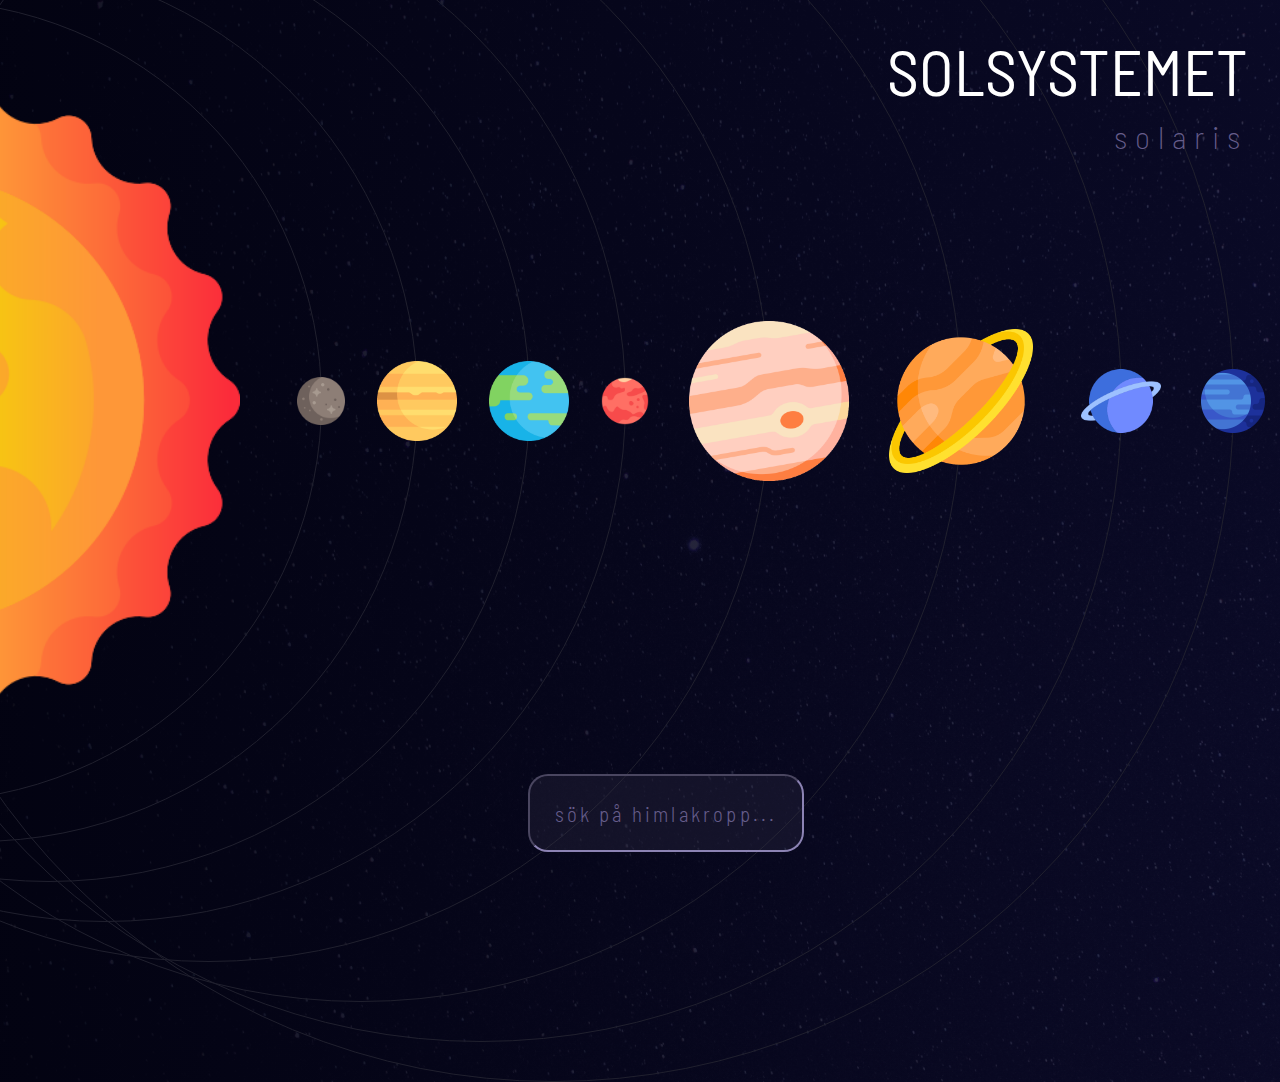
<file: index.html>
<!DOCTYPE html>
<html lang="en">

<head>
    <meta charset="UTF-8">
    <meta http-equiv="X-UA-Compatible" content="IE=edge">
    <meta name="viewport" content="width=device-width, initial-scale=1.0">
    <link rel="preconnect" href="https://fonts.googleapis.com">
    <link rel="preconnect" href="https://fonts.gstatic.com" crossorigin>
    <link
        href="https://fonts.googleapis.com/css2?family=Barlow+Semi+Condensed:ital,wght@0,100;0,200;0,300;0,400;0,500;0,600;0,700;0,800;0,900;1,100;1,200;1,300;1,400;1,500;1,600;1,700;1,800;1,900&display=swap"
        rel="stylesheet">
    <link rel="stylesheet" href="style.css">
    <title>S o l s y s t e m e t - S o l a r i s </title>
</head>

<body>

    <header>
        <h1 id="solsystemet">SOLSYSTEMET</h1>
        <h2 id="solaris">solaris</h2>
        <input id="search" type="text" value="" placeholder="sök på himlakropp..." autocomplete="off">
    </header>

    <main>
        <section id="planets">
            <article>
                <img class="sun-img" id="0" src="img/sun.png" alt="Solen">
            </article>

            <article id="orbit-1" class="orbit">
                <img class="mercury-img" id="1" src="img/mercury.png" alt="Merkurius">
            </article>

            <artile id="orbit-2" class="orbit">
                <img class="venus-img" id="2" src="img/venus.png" alt="Venus">
            </artile>

            <article id="orbit-3" class="orbit">
                <img class="earth-img" id="3" src="img/earth-2.png" alt="Jorden">
            </article>

            <article id="orbit-4">
                <img class="mars-img" id="4" src="img/mars.png" alt="Mars">
            </article>

            <arctile id="orbit-5">
                <img class="jupiter-img" id="5" src="img/jupiter.png" alt="Jupiter">
            </arctile>

            <article id="orbit-6">
                <img class="saturn-img" id="6" src="img/saturn.png" alt="Saturnus">
            </article>

            <article id="orbit-7">
                <img class="uranus-img" id="7" src="img/uranus.png" alt="Uranus">
            </article>

            <article id="orbit-8">
                <img class="neptune-img" id="8" src="img/neptune.png" alt="Neptunus">
            </article>

        </section>

    </main>

    <script src="main.js"></script>

</body>

</html>
</file>
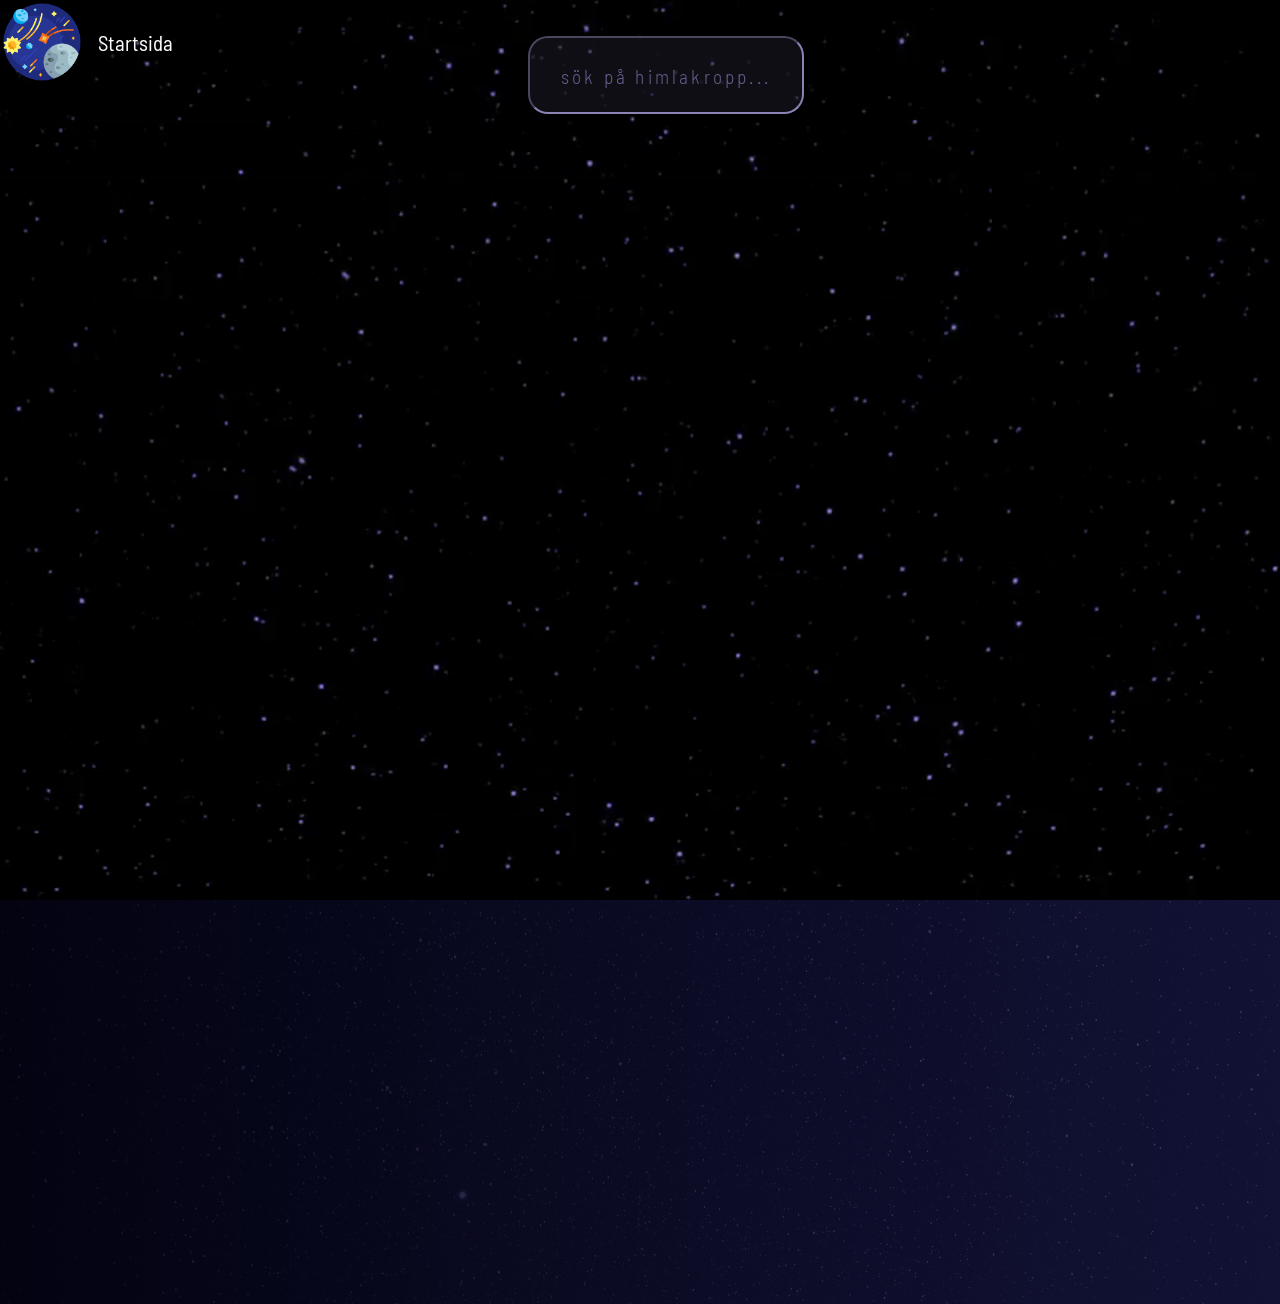
<file: searchPage.html>
<!DOCTYPE html>
<html lang="en">

<head>
    <meta charset="UTF-8">
    <meta http-equiv="X-UA-Compatible" content="IE=edge">
    <meta name="viewport" content="width=device-width, initial-scale=1.0">
    <link rel="preconnect" href="https://fonts.googleapis.com">
    <link rel="preconnect" href="https://fonts.gstatic.com" crossorigin>
    <link
        href="https://fonts.googleapis.com/css2?family=Barlow+Semi+Condensed:ital,wght@0,100;0,200;0,300;0,400;0,500;0,600;0,700;0,800;0,900;1,100;1,200;1,300;1,400;1,500;1,600;1,700;1,800;1,900&display=swap"
        rel="stylesheet">
    <link rel="stylesheet" href="searchPage.css">
    <title>S ö k r e s u l t a t</title>
</head>

<body>

    <video autoplay loop id="star-video">
        <source src="img/stars6.mp4" type="video/mp4">
    </video>

    <header>

        <section id="go-to-start-wrap">
            <img id="comet-img" src="img/comets.png" alt="">
            <input type="button" id="back-to-startpage" class="btn" value="Startsida"></input>
        </section>

    </header>

    <main>

        <input id="search" type="text" value="" placeholder="sök på himlakropp..." autocomplete="off">

        <p id="no-match"></p>

        <section id="planet-search-box">
            <section id="search-results-wrap"></section>
        </section>

        <section id="pagination-wrap">
            <div id="pagination"></div>
        </section>

    </main>

    <img id="alien" src="img/alien (1).png" alt="">



    <script src="searchPage.js"></script>

</body>

</html>
</file>
<file: style.css>
* {
    font-family: 'Barlow Semi Condensed', sans-serif;
}

body {
    background-image: linear-gradient(0.25turn, rgba(3, 3, 19, 0.931), rgb(16 16 59 / 80%)), url(img/jeremy-perkins-uhjiu8FjnsQ-unsplash.jpg);
    background-size: 150%;
    background-color: rgb(4, 4, 22);
    width: 100vw;
    height: 100vh;
    margin: 0;
    overflow: hidden;
    z-index: 1;
}

header {
    display: flex;
    flex-direction: column;
    justify-content: end;
    text-align: end;
}



/* H1 & H2 */
#solsystemet {
    margin: 2rem 2rem 0.5rem 0;
    font-size: 4rem;
    font-weight: 400;
    color: white;
    z-index: 9;
    cursor: pointer;
}

#solaris {
    margin: 0 2rem 0 0;
    font-size: 2rem;
    font-weight: 200;
    letter-spacing: 0.5rem;
    color: rgb(102, 93, 139);
    z-index: 9;
}




/* TRANSFORM OCH HOVER FÖR PLANETERNA*/
#orbit-1,
#orbit-2,
#orbit-3,
#orbit-4,
#orbit-5,
#orbit-6,
#orbit-7,
#orbit-8 {
    position: absolute;
    border: 1px solid #20202e;
    border-radius: 50%;
    transform: rotate(0deg);
    transition: transform 10s linear;
}

.mercury-img,
.venus-img,
.earth-img,
.mars-img,
.jupiter-img,
.saturn-img,
.uranus-img,
.neptune-img {
    position: absolute;
    cursor: pointer;
    transform: rotate(0deg);
    transition: transform 10s linear;
}

.mercury-img:hover,
.venus-img:hover,
.earth-img:hover,
.mars-img:hover,
.jupiter-img:hover,
.saturn-img:hover,
.uranus-img:hover,
.neptune-img:hover {
    transform: rotate(480deg)
}

.sun-img:hover {
    transform: rotate(120deg);
}

.sun-img {
    position: absolute;
    transition: transform 2s;
    cursor: pointer;
    width: 40rem;
    top: 5rem;
    left: -25rem;
    z-index: 8;
}





/* POSITION PÅ VARJE HIMLAKROPP OCH SIN OMLOPPSBANA */
#orbit-1 {
    top: 0;
    left: -30rem;
    width: 50rem;
    height: 50rem;
    z-index: 7;
}

.mercury-img {
    width: 3rem;
    top: 23.5rem;
    right: -1.5rem;

}

#orbit-2 {
    top: -2.5rem;
    left: -29rem;
    width: 55rem;
    height: 55rem;
    z-index: 6;
}

.venus-img {
    width: 5rem;
    top: 25rem;
    right: -2.5rem;
}

#orbit-3 {
    top: -5rem;
    left: -27rem;
    width: 60rem;
    height: 60rem;
    z-index: 5;
}

.earth-img {
    width: 5rem;
    top: 27.5rem;
    right: -2.5rem;
}

#orbit-4 {
    top: -7.5rem;
    left: -26rem;
    width: 65rem;
    height: 65rem;
    z-index: 4;
}

.mars-img {
    width: 3rem;
    top: 31rem;
    right: -1.5rem;
}

#orbit-5 {
    top: -10rem;
    left: -22rem;
    width: 70rem;
    height: 70rem;
    z-index: 3;
}

.jupiter-img {
    width: 10rem;
    top: 30rem;
    right: -5rem;
}

#orbit-6 {
    top: -12.5rem;
    left: -15rem;
    width: 75rem;
    height: 75rem;
    z-index: 2;
}

.saturn-img {
    width: 9rem;
    top: 33rem;
    right: -4.5rem;
}

#orbit-7 {
    top: -15rem;
    left: -10rem;
    width: 80rem;
    height: 80rem;
    z-index: 1;
}

.uranus-img {
    width: 5rem;
    top: 37.5rem;
    right: -2.5rem;
}

#orbit-8 {
    top: -17.5rem;
    left: -8rem;
    width: 85rem;
    height: 85rem;
}

.neptune-img {
    width: 4rem;
    top: 40.5rem;
    right: -2rem;
}



/* SÖKFÄLT PÅ STARTSIDA */
#search {
    width: 14rem;
    margin: 0 auto;
    z-index: 10;
    position: absolute;
    bottom: 3rem;
    left: calc(100%/2 - 7rem);
    padding: 1.5rem;
    background-color: rgba(54, 48, 73, 0.281);
    border-color: rgb(140 131 180);
    border-radius: 20px;
    font-size: 1.4rem;
    text-align: center;
    color: white;
    outline: none;
}

#search::placeholder {
    font-size: 1.3rem;
    color: rgb(102, 93, 139);
    font-weight: 300;
    letter-spacing: 0.2rem;
}
</file>
<file: searchPage.css>
* {
  font-family: "Barlow Semi Condensed", sans-serif;
}

body {
  background-image: linear-gradient(
      0.25turn,
      rgba(3, 3, 19, 0.931),
      rgba(22, 22, 66, 0.8)
    ),
    url(img/jeremy-perkins-uhjiu8FjnsQ-unsplash.jpg);
  background-size: 100%;
  background-color: rgb(4, 4, 22);
  color: white;
  width: 100vw;
  height: 100vh;
  margin: 0;
  z-index: -1;
}
main {
  height: 100%;
}

/*BACKGRUNDSVIDEO*/
#star-video {
  position: fixed;
  z-index: -1;
  right: 0;
  bottom: 0;
  min-width: 100%;
  min-height: 100%;
}

/*HEADER*/
#go-to-start-wrap {
  z-index: 20;
  display: flex;
  gap: 0.5rem;
}

#go-to-start-wrap:hover .btn {
  color: white;
}

#go-to-start-wrap:hover #comet-img {
  transform: scale(120%);
}

.btn {
  transition: color ease-in 0.1s;
  font-size: 1.3rem;
  background-color: transparent;
  border: none;
  color: transparent;
  cursor: pointer;
}

#comet-img {
  transition: ease-in 0.1s;
  z-index: 50;
  width: 4rem;
  margin: 10px;
  cursor: pointer;
}

/*SÖKRUTAN*/
#search {
  position: relative;
  top: -3rem;
  left: calc(100% / 2 - 7rem);
  width: 14rem;
  margin: 0 auto;
  padding: 1.5rem;
  background-color: rgba(54, 48, 73, 0.281);
  border-color: rgb(140 131 180);
  border-radius: 20px;
  font-size: 1.4rem;
  text-align: center;
  color: white;
  outline: none;
}

#search::placeholder {
  font-size: 1.2rem;
  color: #665d8b;
  font-weight: 300;
  letter-spacing: 0.2rem;
}

/*SÖKRESULTATET*/
#planet-search-box {
  display: flex;
  width: 50vw;
  margin: 0 auto 2rem auto;
}

/* #search-results-wrap {
  height: 40%;
} */

#planet-article {
  display: flex;
  width: 50vw;
  margin-bottom: 1.5rem;
  cursor: pointer;
  padding: 1rem;
  transform: translateX(-40em, initial);
}

#planet-article:hover #planet-img {
  transform: scale(130%);
}

#planet-img {
  margin-right: 1.5rem;
  width: 5rem;
  height: 5rem;
  transition: transform 0.2s;
}

#planet-name {
  font-size: 2rem;
  margin: 0;
}

#planet-name span {
  font-weight: 200;
  color: rgb(102, 93, 139);
}

#planet-desc {
  margin: 0;
  font-size: 1.3rem;
}

/*PAGINATIONEN*/
#pagination-wrap {
  display: flex;
  justify-content: center;
  position: absolute;
  width: 40vw;
  bottom: 4rem;
  left: calc(100% / 2 - 20vw);
  text-align: center;
}

#pagination-wrap button {
  width: 2.5rem;
  padding: 0.5rem;
  font-size: 2rem;
  margin: 0 0.2rem;
  border: none;
}

.active {
  background-color: rgb(102, 93, 139);
  color: white;
}

#no-match {
  text-align: center;
}

/*EASTER-ALIEN*/
#alien {
  position: absolute;
  left: -18rem;
  width: 20rem;
}

@keyframes alienDance {
  from {
    transform: translateX(initial);
  }

  10% {
    transform: translateX(40rem) rotate(20deg);
  }

  20% {
    transform: translateY(20rem) translateX(30rem) rotate(-40deg);
  }

  30% {
    transform: translateY(-20rem) translateX(60rem) rotate(60deg);
  }

  40% {
    transform: translateY(10rem) translateX(80rem) rotate(-20deg);
  }

  60% {
    transform: translateY(-20rem) translateX(50rem) rotate(360deg);
  }

  to {
    transform: translateX(initial);
  }
}
</file>
